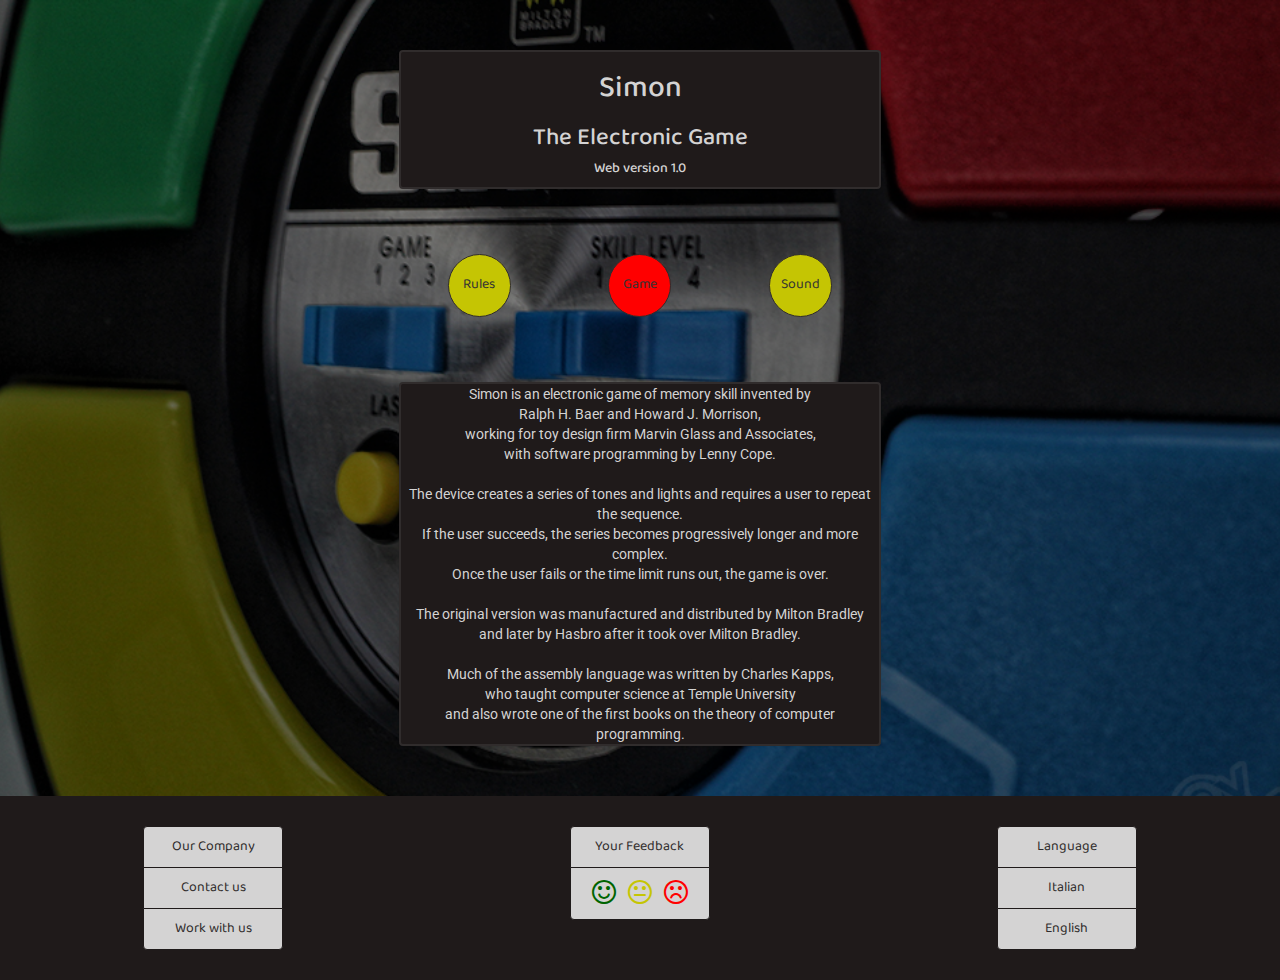
<file: index.html>
<!DOCTYPE html>
<html lang="en">
<head>
    <meta charset="UTF-8">
    <meta name="viewport" content="width=device-width, initial-scale=1.0">
    <meta http-equiv="X-UA-Compatible" content="ie=edge">
    
    <title>Simon Game</title>
    <!--Loading fontawesome-->
    <link rel="stylesheet" href="https://cdnjs.cloudflare.com/ajax/libs/font-awesome/4.7.0/css/font-awesome.min.css">
    
    <!--Loading bootstrap 3.3.7-->
    <link 
        rel="stylesheet" 
        href="https://maxcdn.bootstrapcdn.com/bootstrap/3.3.7/css/bootstrap.min.css" 
        integrity="sha384-BVYiiSIFeK1dGmJRAkycuHAHRg32OmUcww7on3RYdg4Va+PmSTsz/K68vbdEjh4u" 
        crossorigin="anonymous"
    >

    <!--Css-->
    <link rel="stylesheet" href="./assets/css/main.css">

</head>
<body>
    <div class="bckgroundImageCover"></div>
    <!-- new game/load game modal -->
    <div id="game-paused" class="modal fade" tabindex="-1" role="dialog" aria-labelledby="gameModalLabel" aria-hidden="true">
        <div class="modal-dialog">
            <div class="modal-content">
                <div class="modal-header">
                    <button type="button" class="close" data-dismiss="modal" aria-hidden="true">&times;  </button>
                    <h4 class="modal-title text-center" id="gameModalLabel">Simon Game</h4>
                </div>
                <form action="#">
                    <div id="new-game-modal" class="modal-body">
                        
                        <div class="form-group">
                            <label for="name">Name</label>
                            <input type="text" class="form-control" id="name" aria-required="true" maxlength="10" placeholder="Player name">
                        </div>
                        
                    </div>
                    <div id="saved-games-modal" class="modal-body">
                        <div class="form-group">
                            <h4><strong>Saved Games</strong></h4>
                            <table id="saved-games" class="table table-condensed table-hover">
                                    <thead>
                                    </thead>
                                    <tbody>
                                    </tbody>
                                    <tfoot>
                                    </tfoot>
                            </table>
                        </div>
                    </div>
                    <div class="modal-footer">
                        <button type="button" class="btn btn-danger" data-dismiss="modal">Close</button>
                        <button id="back-to-new-game" type="button" class="btn btn-success">New Game?</button>
                        <button id="play-game" type="button" class="btn btn-success">Play</button>
                        <button id="load-game" type="button" class="btn btn-success">Load Game</button>
                    </div>
                </form>
            </div>
        </div>
    </div>
    <!-- sound-modal  -->
    <div id="settings-modal" class="modal fade text-center" tabindex="-1" role="dialog" aria-labelledby="settingsModalLabel" aria-hidden="true">
        <div class="modal-dialog">
            <div class="modal-content">
                <div class="modal-header">
                    <button type="button" class="close" data-dismiss="modal" aria-hidden="true">&times;  </button>
                    <h4 class="modal-title text-center" id="settingsModalLabel">Settings</h4>
                </div>
                <div class="modal-body">
                    
                    <div class="form-group">
                        <div class="btn-group btn-group-toggle" data-toggle="buttons">
                            <label class="btn btn-success active">
                                <input type="radio" name="options" id="option1" checked> Sound On
                            </label>
                            <label class="btn btn-secondary">
                                <input type="radio" name="options" id="option2"> Sound Off
                            </label>
                        </div>
                    </div>
                </div>
                <div class="modal-footer">
                    <button type="button" class="btn btn-danger" data-dismiss="modal">Close</button>
                </div>
            </div>
        </div>
    </div>
    <!-- quit-game-modal -->
    <div id="quit-modal" class="modal fade text-center" tabindex="-1" role="dialog" aria-labelledby="quitModalLabel" aria-hidden="true">
        <div class="modal-dialog">
            <div class="modal-content">
                <div class="modal-header">
                    <button type="button" class="close" data-dismiss="modal" aria-hidden="true">&times;  </button>
                    <h4 class="modal-title text-center" id="quitModalLabel">Quit game</h4>
                </div>
                <div class="modal-body">
                    <div>  
                        <h1>Do you have to leave?</h1>
                        <h4>If you have an ongoing game it will be saved</h4>
                        <h4>Feel free to come back and load it again</h4>
                    </div>
                </div>
                <div class="modal-footer">
                    <button type="button" class="btn btn-success" data-dismiss="modal">Resume</button>
                    <button id="quit-confirm" type="button" class="btn btn-danger" data-dismiss="modal">Quit</button>
                </div>
            </div>
        </div>
    </div>
    <!-- not yet available features modal -->
    <div id="features-na-modal" class="modal fade text-center" tabindex="-1" role="dialog" aria-labelledby="featuresNaModalLabel" aria-hidden="true">
        <div class="modal-dialog">
            <div class="modal-content">
                <div class="modal-header">
                    <button type="button" class="close" data-dismiss="modal" aria-hidden="true">&times;  </button>
                    <h4 class="modal-title text-center" id="featuresNaModalLabel">OOOPS</h4>
                </div>
                <div class="modal-body">
                    <div>  
                        <h1>Feature will be available in ver 1.1</h1>
                    </div>
                </div>
                <div class="modal-footer">
                    <button type="button" class="btn btn-success" data-dismiss="modal">Close</button>
                </div>
            </div>
        </div>
    </div>
    <section id="main-page" class="center-block centered-size-section">
        <div class="row">
            <div class="col-xs-12">
                <div class="panel panel-default disclaimer bckPrimaryColor">
                    <div class="panel-body">
                        <h2>Simon</h2>
                        <h3>The Electronic Game</h3>
                        <h5>Web version 1.0</h5>
                    </div>
                </div>
            </div>
        </div>
        <div class="row">
            <div class="col-xs-12">
                <div class="page-cockpit text-center">
                    <div class="row">
                        <div class="col-xs-4">
                            <button id="switch-home-rules" class="btn btn-custom buttonBckYellow">Rules</button>
                        </div>
                        <div class="col-xs-4">
                            <button id="game" class="btn btn-custom buttonBckRed">Game</button>
                        </div>
                        <div class="col-xs-4">
                            <button id="sound" class="btn btn-custom buttonBckYellow">Sound</button>
                        </div>
                    </div>
                </div>    
            </div>
        </div>
        <div class="row">
            <div class="col-xs-12">
                <div class="panel panel-default disclaimer bckPrimaryColor">
                    <div id="paraghraphBoard" class="panel-body custom-scrollbar">
                        <p  class="secondaryFont">
            
                        </p>
                    </div>
                </div>
            </div>
        </div>
    </section>  
    <section id="game-wrap" class="panel panel-default bckPrimaryColor">
        <div class="table-wrap">
            <table id="game-table" class="table">
                <thead>
                    <tr>
                        <th class="text-center">
                            <p id="quit-game" class="pointer">Quit</p>
                            <p id='back-to-canvas' class="pointer">Back</p>
                        </th> 
                        <th class="text-center">
                            <p id="scoreboard" class="pointer">Scoreboard</p>
                        </th>
                        <th class="text-center">
                            <p class="level">Level :<span id="lvl" class="badge">1</span></p>
                        </th>
                        <th class="text-center">
                            <p id="settings" class="pointer">Settings</p>
                        </th>
                    </tr>
                </thead>
                <tbody>
                    <tr>
                        <td class="canvas-cell text-center" colspan="4">
                            <canvas class="pointer" id="canvas"></canvas>
                        </td>
                    </tr>
                    <tr>  
                        <td id="scoreboard-cell" colspan="4">
                            <table id="scoreboard-table" class="table-condensed table-bordered text-center">
                                <thead>
                                    <tr><th></th></tr>
                                </thead>
                                <tbody>
                                    <tr><td></td></tr>
                                </tbody>
                            </table>
                        </td>
                    </tr>
                </tbody>
                <tfoot id="footer-progress-bar">
                    <tr>
                        <td colspan="4">
                            <div class="progress-wrap center-block text-center">
                                <h4 class="green">to next level</h4>
                                <div class="progress">
                                    
                                    <div id="next-lvl-bar" class="progress-bar" role="progressbar" aria-valuenow="100" aria-valuemin="0" aria-valuemax="100" style="width: 100%;">
                                        <span class="sr-only">60% Complete</span>
                                    </div>
                                </div>
                            </div>
                        </td>
                    </tr>
                </tfoot>
            </table>
        </div>
    </section>  
    <footer class="bckPrimaryColor">
        <div id="footer-menu" class="row">
            <div class="col-xs-12 col-sm-4">
                <ul id="company" class="list-group footer-menu center-block text-center">
                    <li class="list-group-item"><a>Our Company <span class="caret"></span></a></li>
                    <li class="list-group-item"><a class="pointer not-yet">Contact us</a></li>
                    <li class="list-group-item"><a class="pointer not-yet">Work with us</a></li>
                </ul>
            </div>
            <div class="col-xs-12 col-sm-4">
                <ul id="feedback" class="list-group footer-menu center-block text-center">
                    <li class="list-group-item"><a>Your Feedback <span class="caret"></span></a></li>
                    <li class="list-group-item">
                        <div class="row">
                            <div class="col-xs-4">
                                <a class="not-yet" href="#feedback"><i class="fa fa-smile-o icon-set green"></i></a>
                            </div>
                            <div class="col-xs-4">
                                <a class="not-yet" href="#feedback"><i class="fa fa-meh-o icon-set yellow"></i></a>
                            </div>
                            <div class="col-xs-4">
                                <a class="not-yet" href="#feedback"><i class="fa fa-frown-o icon-set red"></i></a>
                            </div>
                        </div>
                    </li>
                </ul>
            </div>
            <div class="col-xs-12 col-sm-4">
                <ul id="language" class="list-group footer-menu center-block text-center">
                    <li class="list-group-item"><a>Language <span class="caret"></span></a></li>
                    <li class="list-group-item"><a class="pointer not-yet">Italian</a></li>
                    <li class="list-group-item"><a class="pointer not-yet">English</a></li>
                </ul>                
            </div>
        </div>
    </footer>
    <!--Loading jQuery 3.4.0 minified-->
    <script src="https://ajax.googleapis.com/ajax/libs/jquery/3.4.0/jquery.min.js"></script>

    <!-- Loading Bootstrap js minified -->
    <script 
        src="https://maxcdn.bootstrapcdn.com/bootstrap/3.3.7/js/bootstrap.min.js" 
        integrity="sha384-Tc5IQib027qvyjSMfHjOMaLkfuWVxZxUPnCJA7l2mCWNIpG9mGCD8wGNIcPD7Txa" 
        crossorigin="anonymous"
    ></script>    
    <script src="assets/js/variables.js"></script>
    <script src="assets/js/helper.js"></script>
    <script src="assets/js/canvas.js"></script>
    <script src="./assets/js/paragraphs.js"></script>
    <script src="./assets/js/main.js"></script>
</body>
</html>
</file>
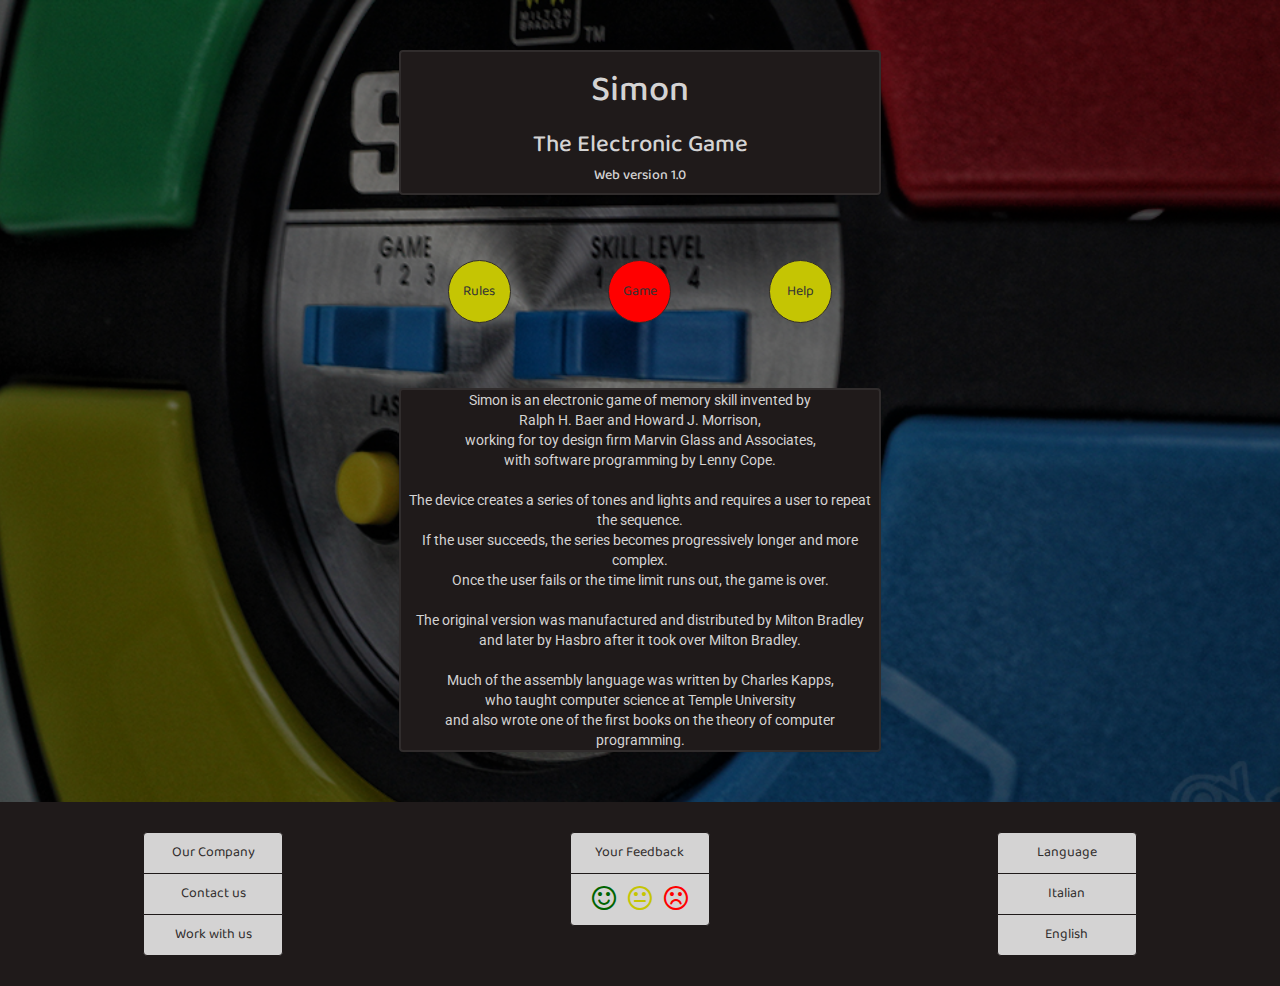
<file: simon-game.html>
<!DOCTYPE html>
<html lang="en">
<head>
    <meta charset="UTF-8">
    <meta name="viewport" content="width=device-width, initial-scale=1.0">
    <meta http-equiv="X-UA-Compatible" content="ie=edge">
    
    <title>Simon Game</title>
    <!--Loading fontawesome-->
    <link rel="stylesheet" href="https://cdnjs.cloudflare.com/ajax/libs/font-awesome/4.7.0/css/font-awesome.min.css">
    
    <!--Loading jQuery 3.4.0-->
    <script src="https://ajax.googleapis.com/ajax/libs/jquery/3.4.0/jquery.min.js"></script>

    <!--Loading bootstrap 3.3.7-->
    <link 
        rel="stylesheet" 
        href="https://maxcdn.bootstrapcdn.com/bootstrap/3.3.7/css/bootstrap.min.css" 
        integrity="sha384-BVYiiSIFeK1dGmJRAkycuHAHRg32OmUcww7on3RYdg4Va+PmSTsz/K68vbdEjh4u" 
        crossorigin="anonymous"
    >
    <script 
        src="https://maxcdn.bootstrapcdn.com/bootstrap/3.3.7/js/bootstrap.min.js" 
        integrity="sha384-Tc5IQib027qvyjSMfHjOMaLkfuWVxZxUPnCJA7l2mCWNIpG9mGCD8wGNIcPD7Txa" 
        crossorigin="anonymous"
    ></script>

    <!--Css-->
    <link rel="stylesheet" href="./assets/css/main.css">

</head>
<body>
    <div class="bckgroundImageCover"></div>
    <section id="game-wrap" class="panel panel-default bckPrimaryColor">
        <div class="table-wrap">
            <table id="game-table" class="table">
                <thead>
                    <tr>
                        <th class="text-center">
                            <p id="quit-game">Home</p>
                            <p id='back-to-canvas'>Back</p>
                        </th> 
                        <th class="text-center">
                            <p id="scoreboard">Scoreboard</p>
                        </th>
                        <th class="text-center">
                            <p class="level">Level :<span id="lvl" class="badge">1</span></p>
                        </th>
                    </tr>
                </thead>
                <tbody>
                    <tr>
                        <td class="canvas-cell text-center" colspan="3">
                            <canvas id="canvas"></canvas>
                            <div id="game-paused" class="modal fade" tabindex="-1" role="dialog" aria-labelledby="myModalLabel" aria-hidden="true">
                                <div class="modal-dialog">
                                    <div class="modal-content">
                                        <div class="modal-header">
                                            <button type="button" class="close" data-dismiss="modal" aria-hidden="true">&times;  </button>
                                            <h4 class="modal-title" id="myModalLabel">Fancy a Game?</h4>
                                        </div>
                                        <form action="#" method="GET">
                                            <div id="new-game-modal" class="modal-body">
                                                
                                                <div class="form-group">
                                                    <label for="name">Name</label>
                                                    <input type="text" class="form-control" id="name" aria-required="true">
                                                </div>
                                                
                                            </div>
                                            <div id="saved-games-modal" class="modal-body">
                                                <div class="form-group">
                                                    <legend for="saved-games">Saved Games</legend>
                                                    <table id="saved-games" class="table table-condensed table-hover">
                                                            <thead>
                                                            </thead>
                                                            <tbody>
                                                            </tbody>
                                                            <tfoot>
                                                            </tfoot>
                                                    </table>
                                                </div>
                                            </div>
                                            <div class="modal-footer">
                                                <button type="button" class="btn btn-danger" data-dismiss="modal">Close</button>
                                                <button id="back-to-new-game" type="button" class="btn btn-success">New Game?</button>
                                                <button id="play-game" type="submit" class="btn btn-success">Play</button>
                                                <button id="load-game" type="button" class="btn btn-success">Load Game</button>
                                            </div>
                                        </form>
                                    </div>
                                </div>
                            </div>
                        </td>
                        <td id="scoreboard-cell" colspan="3">
                            <table id="scoreboard-table" class="table-condensed table-bordered text-center">
                                <thead>

                                </thead>
                                <tbody>
                                    
                                </tbody>
                            </table>
                        </td>
                    </tr>
                </tbody>
                <tfoot id="footer-progress-bar">
                    <tr>
                        <td colspan="4">
                            <div class="progress-wrap center-block text-center">
                                <label class="green" for="next-lvl-bar">to next level</label>
                                <div class="progress">
                                    <div id="next-lvl-bar" class="progress-bar" role="progressbar" aria-valuenow="100" aria-valuemin="0" aria-valuemax="100" style="width: 100%;">
                                        <span class="sr-only">60% Complete</span>
                                    </div>
                                </div>
                            </div>
                        </td>
                    </tr>
                </tfoot>
            </table>
        </div>
    </section>
    <section id="main-page" class="center-block centered-size-section">
        <div class="row">
            <div class="col-xs-12">
                <div class="panel panel-default disclaimer bckPrimaryColor">
                    <div class="panel-body">
                        <h1>Simon</h1>
                        <h3>The Electronic Game</h3>
                        <h5>Web version 1.0</h5>
                    </div>
                </div>
            </div>
        </div>
        <div class="row">
            <div class="col-xs-12">
                <div class="page-cockpit text-center">
                    <div class="row">
                        <div class="col-xs-4">
                            <button id="switch-home-rules" class="btn btn-custom buttonBckYellow">Rules</button>
                        </div>
                        <div class="col-xs-4">
                            <button id="game" class="btn btn-custom buttonBckRed">Game</button>
                        </div>
                        <div class="col-xs-4">
                            <button class="btn btn-custom buttonBckYellow">Help</button>
                        </div>
                    </div>
                </div>    
            </div>
        </div>
        <div class="row">
            <div class="col-xs-12">
                <div class="panel panel-default disclaimer bckPrimaryColor">
                    <div id="paraghraphBoard" class="panel-body custom-scrollbar">
                        <p  class="secondaryFont">
            
                        </p>
                    </div>
                </div>
            </div>
        </div>
    </section>  
    <footer class="bckPrimaryColor">
        <div id="footer-menu" class="row">
            <div class="col-xs-12 col-sm-4">
                <ul id="company" class="list-group footer-menu center-block text-center">
                    <li class="list-group-item"><a>Our Company <span class="caret"></span></a></li>
                    <li class="list-group-item"><a>Contact us</a></li>
                    <li class="list-group-item"><a>Work with us</a></li>
                </ul>
            </div>
            <div class="col-xs-12 col-sm-4">
                <ul id="feedback" class="list-group footer-menu center-block text-center">
                    <li class="list-group-item"><a>Your Feedback <span class="caret"></span></a></li>
                    <li class="list-group-item">
                        <div class="row">
                            <div class="col-xs-4">
                                <a href="#feedback"><i class="fa fa-smile-o icon-set green"></i></a>
                            </div>
                            <div class="col-xs-4">
                                <a href="#feedback"><i class="fa fa-meh-o icon-set yellow"></i></a>
                            </div>
                            <div class="col-xs-4">
                                <a href="#feedback"><i class="fa fa-frown-o icon-set red"></i></a>
                            </div>
                        </div>
                    </li>
                </ul>
            </div>
            <div class="col-xs-12 col-sm-4">
                <ul id="language" class="list-group footer-menu center-block text-center">
                    <li class="list-group-item"><a>Language <span class="caret"></span></a></li>
                    <li class="list-group-item"><a>Italian</a></li>
                    <li class="list-group-item"><a>English</a></li>
                </ul>                
            </div>
        </div>
    </footer>  
    
    <script src="assets/js/variables.js"></script>
    <script src="assets/js/helper.js"></script>
    <script src="assets/js/canvas.js"></script>
    <script src="./assets/js/paragraphs.js"></script>
    <script src="./assets/js/main.js"></script>
</body>
</html>
</file>
<file: assets/css/main.css>
/*--Fonts--*/

@import url('https://fonts.googleapis.com/css?family=Baloo+Da&display=swap:400,500,600,700,800');
@import url('https://fonts.googleapis.com/css?family=Roboto&display=swap:400,500,600,700,800');

/*----colors*/

.bckPrimaryColor {
    background-color: rgb(31, 26, 26);
}

.bckgSecondaryColor {
    background-color: rgb(48, 44, 44);
}

.buttonBckRed {
    background-color: red;
}

.buttonBckYellow {
    background-color:rgb(197, 197, 3);
}

.green {
    color: darkgreen;
}

.red {
    color: red;
}

.yellow {
    color: rgb(197, 197, 3);
}

/*----main*/
html {
    height: 100%;
    width: 100%;
    scrollbar-width: none; /*firefox */
    -ms-overflow-style: none; /*ie 10+ */
}

html::-webkit-scrollbar {
    width: 0;
}

body {
    position: relative;
    margin:0;
    min-height: 100%;
    min-width: 100%;
    font-family: "Baloo Da", cursive, "Sans-serif";
    font-size: 14px;
    background-image: url("../images/simon-game-bckground.jpg");
    background-repeat: no-repeat;
    background-position: center;
    background-size: cover;
    background-attachment: fixed;
    overflow-x:hidden;
}

.secondaryFont {
    font-family: "Roboto", "Sans-serif";
}

.bckgroundImageCover {
    position: absolute;
    top: 0;
    left:0;
    bottom:0;
    width: 100vw;
    background-color: rgba(0, 0, 0, .5);
    z-index: -1;
}

.row {
    margin: 0;
}

.panel {
    border: 2px solid rgb(48, 44, 44);
}

i {
    color: rgb(212, 211, 211);
}

.pointer {
    cursor: pointer;
}
/*--section*/

.disclaimer {
    margin-top: 40px;
    color: rgb(212, 211, 211);
    text-align: center;
}

.centered-size-section {
    max-width: 40vw;
    min-width: 320px;
    width: 100%;
}

.page-cockpit {
    margin: 15px 0 15px 0;
}

.btn-custom {
    border: 1.5px solid rgb(48, 44, 44);
    border-radius: 50%;
    height: 63px;
    width: 63px;
}
#switch-home-rules, #game, #sound {
    padding: 0;
}

.hide-element {
    display: none;
}

.panel-body {
    padding: 0;
}

#paraghraphBoard {
    max-height: 40vh;
}
#paraghraphBoard p {
    white-space: pre-line;
}

.custom-scrollbar{
    overflow-y: scroll;
    scrollbar-width: thin;
    -ms-overflow-style: scrollbar ; /*ie 10+ */
}

.custom-scrollbar::-webkit-scrollbar {
    width: 1em;
}
 
.custom-scrollbar::-webkit-scrollbar-track {
    box-shadow: inset 0 0 6px rgba(0, 0, 0, .5);
    -webkit-box-shadow: inset 0 0 6px rgba(0,0,0,0.3);
}
 
.custom-scrollbar::-webkit-scrollbar-thumb {
  background-color: darkgrey;
  outline: 1px solid slategrey;
}

/*--game area & canvas--*/

#game-wrap {
    display: none;
    margin: 0;
}

.game-cockpit {
    min-height: 5vh;
}

#game-table{
    height: 100%;
}

#game-table thead tr th {
    width: 25%;
}

table p{
    color: rgb(212, 211, 211);
}

#saved-games p {
    color: black;
}

table tr {
    font-size: 20px;
}

td.canvas-cell {
    vertical-align: middle !important;
}

#canvas {
    display: inline;
    background-color: transparent;

}

#save-games-modal{
    display: none;
}

#scoreboard-table{
    width: 100%;
    margin-left:auto; 
    margin-right:auto;
}

.progress-wrap {
    width: 70%;
    min-height: 10vh; 
}

/*--footer*/

footer {
    padding: 30px 0 10px;
}
footer .row {
    margin: 0;
}
.footer-menu {
    max-width: 35%;
    min-width: 140px; 
    width: 100%;
}

.footer-menu .list-group-item{
    background-color: rgb(212, 211, 211);
    border-color: rgb(31, 26, 26);
}
.footer-menu .list-group-item .col-xs-4 {
    padding-left: 0;
    padding-right: 0;
}

.footer-menu .list-group-item a {
    text-decoration: none;
    color:rgb(48, 44, 44);
}
footer .icon-set {
    font-size: 28px;
}

/*--Media queries--*/

@media screen and (orientation: portrait){

}
@media only screen and (max-width: 767px){

    
    footer .list-group {
        margin-bottom: 1px
    }
    footer ul>li.list-group-item:first-child {
        cursor: pointer;
    }
    footer ul>li.list-group-item:not(:first-child){ 
        display: none;
    }
}
@media only screen and (min-width: 768px){
    
    .caret {
        display:none;
    }
    /*force li to display block over jQuery*/
    footer ul>li{ 
        display: block !important;
    }

}

@media only screen and (min-width: 1024px){

    .disclaimer {
        margin-top: 50px;
        margin-bottom: 50px
    }
}
</file>
